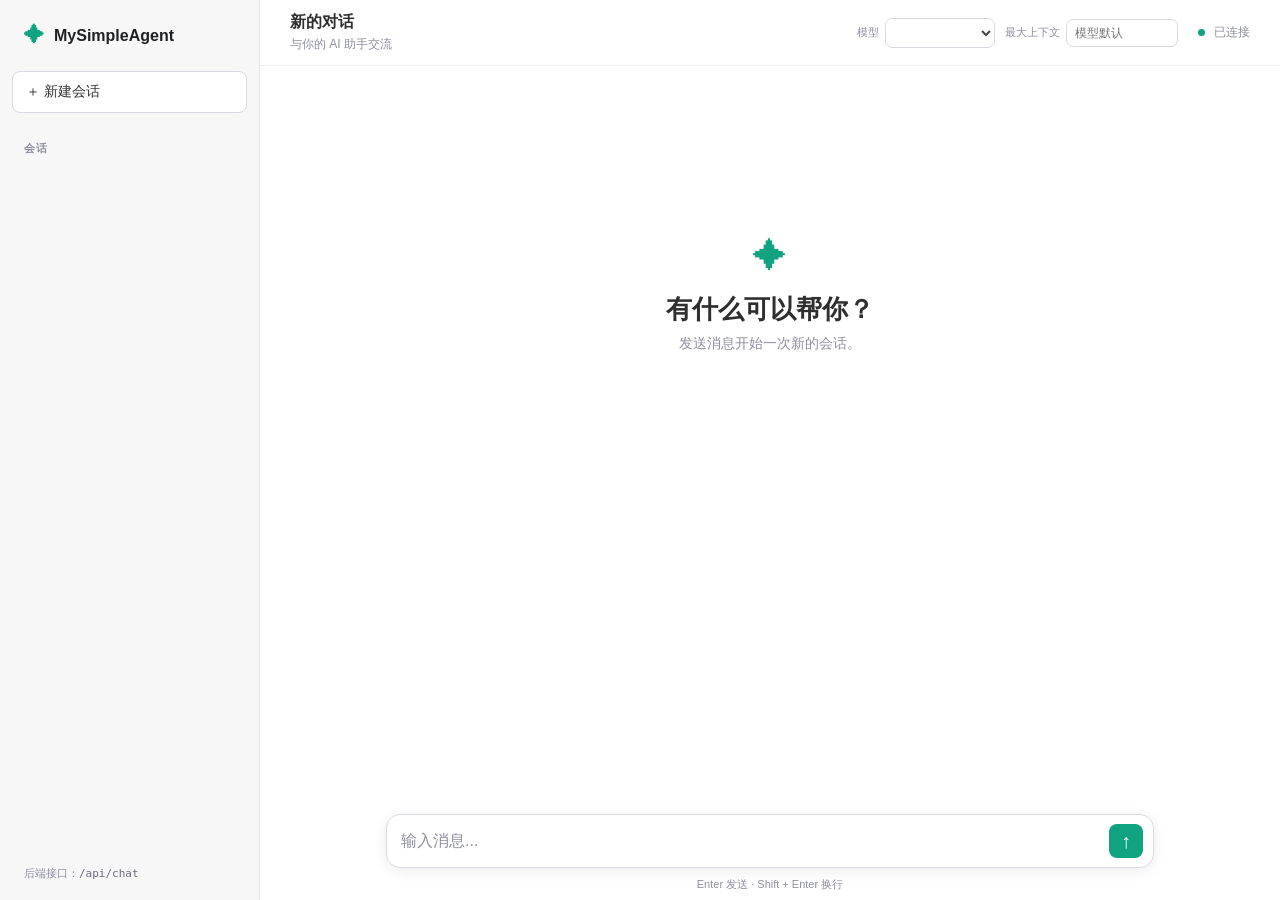
<file: front/index.html>
<!doctype html>
<html lang="zh-CN">
<head>
  <meta charset="UTF-8" />
  <meta name="viewport" content="width=device-width, initial-scale=1.0" />
  <title>MySimpleAgent</title>
  <link rel="stylesheet" href="./styles.css" />
</head>
<body>
  <main class="app-shell">
    <aside class="sidebar">
      <div class="brand"><span class="brand-mark">✦</span><span>MySimpleAgent</span></div>
      <button class="new-chat" id="new-chat">＋ 新建会话</button>
      <div class="sidebar-label">会话</div>
      <div class="conversation-list" id="conversation-list"></div>
      <div class="sidebar-footer">后端接口：<code>/api/chat</code></div>
    </aside>

    <section class="chat-panel">
      <header class="chat-header">
        <div><h1>新的对话</h1><p>与你的 AI 助手交流</p></div>
        <div class="model-controls">
          <label>模型
            <select id="model-select" aria-label="选择模型"></select>
          </label>
          <label>最大上下文
            <input id="max-context" type="number" min="1" placeholder="模型默认" aria-label="最大上下文" />
          </label>
          <span id="model-context-limit" class="model-context-limit"></span>
          <span class="status"><i></i> 已连接</span>
        </div>
      </header>

      <div class="messages" id="messages">
        <div class="welcome"><div class="welcome-icon">✦</div><h2>有什么可以帮你？</h2><p>发送消息开始一次新的会话。</p></div>
      </div>

      <form class="composer" id="composer">
        <textarea id="message-input" rows="1" placeholder="输入消息..." aria-label="消息"></textarea>
        <button type="submit" id="send-button" aria-label="发送">↑</button>
      </form>
      <p class="hint">Enter 发送 · Shift + Enter 换行</p>
    </section>
  </main>
  <script src="./app.js"></script>
</body>
</html>
</file>
<file: front/styles.css>
:root { color-scheme: light; font-family: -apple-system, BlinkMacSystemFont, "Segoe UI", sans-serif; color: #2f2f2f; background: #fff; }
* { box-sizing: border-box; }
body { margin: 0; min-height: 100vh; background: #fff; }
button, textarea { font: inherit; }
.app-shell { display: flex; min-height: 100vh; }
.sidebar { width: 260px; flex: 0 0 260px; display: flex; flex-direction: column; padding: 14px 12px; background: #f7f7f8; border-right: 1px solid #e5e5e5; }
.brand { display: flex; align-items: center; gap: 10px; padding: 10px 12px 24px; font-weight: 650; color: #202123; }
.brand-mark, .welcome-icon { color: #10a37f; }.brand-mark { font-size: 20px; }
.new-chat { width: 100%; padding: 11px 13px; border: 1px solid #d9d9e3; border-radius: 8px; background: #fff; color: #2f2f2f; text-align: left; cursor: pointer; font-size: 14px; }
.new-chat:hover, .conversation-item:hover { background: #ececf1; }
.sidebar-label { margin: 28px 12px 8px; color: #8e8ea0; font-size: 11px; font-weight: 600; letter-spacing: .08em; text-transform: uppercase; }
.conversation-list { display: grid; gap: 2px; }.conversation-item { width: 100%; overflow: hidden; padding: 10px 12px; border: 0; border-radius: 7px; background: transparent; color: #454545; cursor: pointer; text-align: left; text-overflow: ellipsis; white-space: nowrap; font-size: 14px; }
.sidebar-footer { margin-top: auto; padding: 18px 12px 4px; color: #8e8ea0; font-size: 11px; line-height: 1.5; } code { color: #6b6b7b; }
.chat-panel { display: flex; flex: 1; min-width: 0; min-height: 100vh; flex-direction: column; }
.chat-header { display: flex; align-items: center; justify-content: space-between; min-height: 62px; padding: 12px 30px; border-bottom: 1px solid #f0f0f0; }
h1 { margin: 0; color: #2f2f2f; font-size: 16px; font-weight: 600; }.chat-header p { margin: 3px 0 0; color: #8e8ea0; font-size: 12px; }
.model-controls { display: flex; align-items: center; gap: 10px; }.model-controls label { display: flex; align-items: center; gap: 6px; color: #8e8ea0; font-size: 11px; }.model-controls select, .model-controls input { min-width: 110px; padding: 6px 8px; border: 1px solid #d9d9e3; border-radius: 7px; outline: 0; background: #fff; color: #454545; font-size: 12px; }.model-controls input { width: 112px; min-width: 0; }.model-controls input:focus, .model-controls select:focus { border-color: #10a37f; }.model-context-limit { color: #8e8ea0; font-size: 11px; white-space: nowrap; }
.status { color: #8e8ea0; font-size: 12px; }.status i { display: inline-block; width: 7px; height: 7px; margin-right: 6px; border-radius: 50%; background: #10a37f; }
.messages { flex: 1; overflow: auto; padding: 36px 22px 150px; }.welcome { max-width: 620px; margin: 15vh auto 0; color: #8e8ea0; text-align: center; }.welcome-icon { margin-bottom: 16px; font-size: 34px; }.welcome h2 { margin: 0 0 8px; color: #2f2f2f; font-size: 26px; font-weight: 600; }.welcome p { margin: 0; font-size: 14px; }
.message { display: flex; gap: 14px; max-width: 768px; margin: 0 auto 28px; line-height: 1.65; font-size: 15px; }.avatar { display: grid; flex: 0 0 30px; height: 30px; place-items: center; border-radius: 7px; background: #10a37f; color: #fff; font-size: 12px; }.message.user .avatar { background: #6e6e80; }.message-body { min-width: 0; padding-top: 3px; white-space: pre-wrap; overflow-wrap: anywhere; }.message.user .message-body { padding: 10px 14px; border-radius: 12px; background: #f7f7f8; }
.edit-message { align-self: center; margin-left: auto; padding: 4px 8px; border: 0; border-radius: 6px; background: transparent; color: #8e8ea0; cursor: pointer; font-size: 11px; opacity: 0; }.message.user:hover .edit-message, .edit-message:focus { opacity: 1; }.edit-message:hover { background: #ececf1; color: #2f2f2f; }
.edit-input { display: block; width: min(600px, 100%); min-height: 60px; resize: vertical; padding: 10px; border: 1px solid #10a37f; border-radius: 8px; outline: 0; background: #fff; color: #2f2f2f; }.edit-actions { display: flex; gap: 7px; margin-top: 7px; }.edit-actions button { padding: 5px 10px; border: 0; border-radius: 6px; cursor: pointer; font-size: 12px; }.edit-save { background: #10a37f; color: #fff; }.edit-cancel { background: #ececf1; color: #454545; }
.tool-event { display: flex; gap: 8px; align-items: baseline; max-width: 768px; margin: -8px auto 20px; padding: 10px 13px; border-left: 3px solid #d1d1d8; background: #f7f7f8; color: #8e8ea0; font-size: 12px; line-height: 1.5; }.tool-icon { color: #10a37f; }.tool-label { color: #5c5c68; }.tool-content { color: #8e8ea0; white-space: pre-wrap; overflow-wrap: anywhere; }
.composer { position: fixed; right: max(22px, calc((100vw - 1040px) / 2)); bottom: 32px; left: calc(260px + max(22px, (100vw - 1040px) / 2)); display: flex; gap: 10px; max-width: 768px; margin: 0 auto; padding: 9px 10px 9px 14px; border: 1px solid #d9d9e3; border-radius: 14px; background: #fff; box-shadow: 0 3px 14px rgba(0, 0, 0, .08); }
textarea { flex: 1; max-height: 140px; padding: 7px 0; border: 0; outline: 0; resize: none; background: transparent; color: #2f2f2f; } textarea::placeholder { color: #8e8ea0; }.composer button { align-self: flex-end; width: 34px; height: 34px; border: 0; border-radius: 8px; background: #10a37f; color: #fff; cursor: pointer; font-size: 20px; line-height: 1; }.composer button:hover { background: #0d8f6f; }.composer button:disabled { cursor: wait; opacity: .5; }
.hint { position: fixed; right: 0; bottom: 8px; left: 260px; margin: 0; color: #8e8ea0; text-align: center; font-size: 11px; }
@media (max-width: 700px) { .sidebar { display: none; }.chat-header { align-items: flex-start; gap: 10px; padding: 12px 16px; }.model-controls { flex-wrap: wrap; justify-content: flex-end; }.model-controls label { font-size: 0; }.model-controls select, .model-controls input { font-size: 12px; }.status { display: none; }.messages { padding-right: 16px; padding-left: 16px; }.composer { right: 12px; bottom: 28px; left: 12px; }.hint { bottom: 7px; left: 0; } }
</file>
